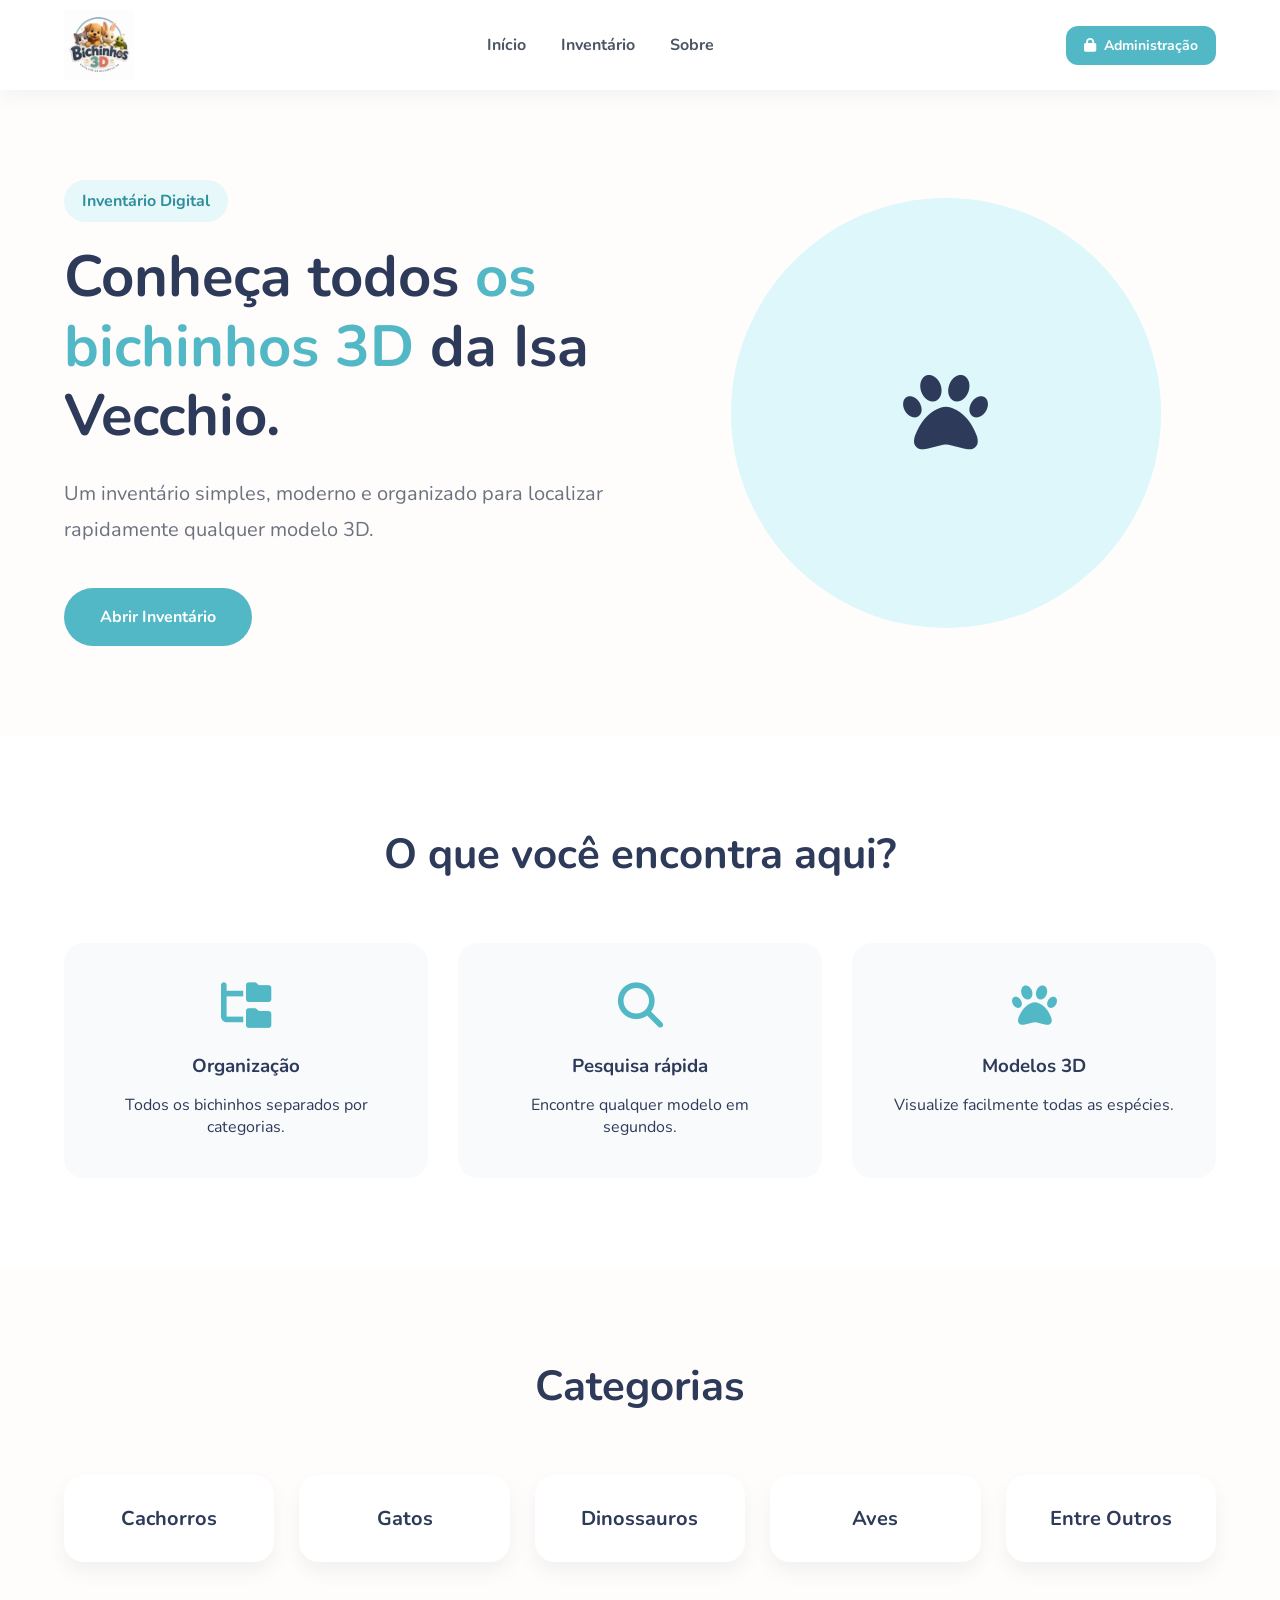
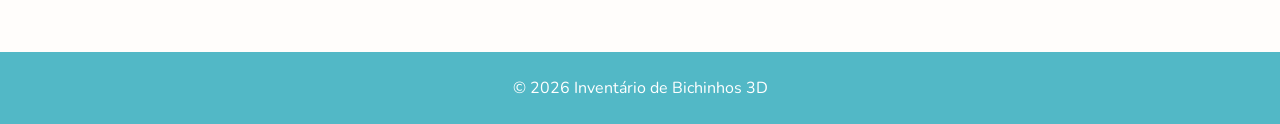
<file: index.html>
<!DOCTYPE html>
<html lang="pt-BR">

<head>

    <meta charset="UTF-8">
    <meta name="viewport" content="width=device-width, initial-scale=1.0">

    <title>Inventário de Bichinhos 3D</title>

    <link rel="stylesheet" href="css/style.css">
    <link rel="stylesheet" href="css/home.css">
    <link rel="stylesheet" href="css/responsive.css">
    <link rel='icon' type="image/icon" href="imagens/logo.png">

    <link rel="preconnect" href="https://fonts.googleapis.com">

    <link href="https://fonts.googleapis.com/css2?family=Nunito:wght@300;400;600;700;800&display=swap" rel="stylesheet">

    <link rel="stylesheet"
    href="https://cdnjs.cloudflare.com/ajax/libs/font-awesome/6.6.0/css/all.min.css">

</head>

<body>

<header>

    <div class="container">

        <img src="imagens/logo.png" class="logo">

        <nav>

            <a href="index.html">Início</a>
            <a href="inventario.html">Inventário</a>
            <a href="#sobre">Sobre</a>

        </nav>

        <a href="admin.html" class="btnLogin">
            <i class="fa-solid fa-lock"></i>
            Administração
        </a>

    </div>

</header>


<section class="hero">

    <div class="container hero-content">

        <div class="hero-text">

            <span class="tag">
                Inventário Digital
            </span>

            <h1>

                Conheça todos
                <span> os bichinhos 3D</span>
                da Isa Vecchio.

            </h1>

            <p>

                Um inventário simples, moderno e organizado para localizar
                rapidamente qualquer modelo 3D.

            </p>

            <a href="inventario.html" class="btn">

                Abrir Inventário

            </a>

        </div>


        <div class="hero-image">

            <div class="blob">

                <i class="fa-solid fa-paw"></i>

            </div>

        </div>

    </div>

</section>



<section class="sobre" id="sobre">

<div class="container">

<h2>O que você encontra aqui?</h2>

<div class="cards">

<div class="card">

<i class="fa-solid fa-folder-tree"></i>

<h3>Organização</h3>

<p>

Todos os bichinhos separados por categorias.

</p>

</div>

<div class="card">

<i class="fa-solid fa-magnifying-glass"></i>

<h3>Pesquisa rápida</h3>

<p>

Encontre qualquer modelo em segundos.

</p>

</div>

<div class="card">

<i class="fa-solid fa-paw"></i>

<h3>Modelos 3D</h3>

<p>

Visualize facilmente todas as espécies.

</p>

</div>

</div>

</div>

</section>


<section class="categorias" id="categorias">

<div class="container">

<h2>Categorias</h2>

<div class="categoria-grid">

<div class="categoria">

<span>Cachorros</span>

</div>

<div class="categoria">

<span>Gatos</span>

</div>

<div class="categoria">

<span>Dinossauros</span>

</div>

<div class="categoria">

<span>Aves</span>

</div>

<div class="categoria">

<span>Entre Outros</span>

</div>

</div>

</div>

</section>


<footer>

<p>

© 2026 Inventário de Bichinhos 3D

</p>

</footer>

</body>

</html>
</file>
<file: css/style.css>
*{
    margin:0;
    padding:0;
    box-sizing:border-box;
}

body{

    font-family:'Nunito',sans-serif;
    background:#FFFDFB;
    color:#2E3A59;

}

.container{

    width:90%;
    max-width:1200px;
    margin:auto;

}

a{

    text-decoration:none;

}

section{

    padding:90px 0;

}
</file>
<file: css/home.css>
header{

    position:sticky;
    top:0;
    background:white;
    z-index:1000;
    box-shadow:0 5px 20px rgba(0,0,0,.05);

}

header .container{

    display:flex;
    justify-content:space-between;
    align-items:center;
    height:90px;

}

.logo{

    height:70px;

}

nav{

    display:flex;
    gap:35px;

}

nav a{

    color:#4b5563;
    font-weight:700;
    transition:.3s;

}

nav a:hover{

    color:#52B8C6;

}

.btnLogin{

    display:inline-flex;
    align-items:center;
    gap:8px;
    background:#52B8C6;
    color:white;
    padding:10px 18px;
    border-radius:12px;
    font-weight:bold;
    font-size:14px;
    transition:.3s;

}

.btnLogin:hover{

    background:#45a3b0;

}

.hero-content{

    display:flex;
    align-items:center;
    justify-content:space-between;
    gap:70px;

}

.hero-text{

    flex:1;

}

.tag{

    display:inline-block;
    background:#E7F8FB;
    color:#2f8f9d;
    padding:10px 18px;
    border-radius:30px;
    font-weight:bold;
    margin-bottom:20px;

}

.hero h1{

    font-size:58px;
    line-height:1.2;
    margin-bottom:25px;

}

.hero h1 span{

    color:#52B8C6;

}

.hero p{

    font-size:20px;
    color:#6B7280;
    line-height:1.8;
    margin-bottom:40px;

}

.btn{

    display:inline-block;
    padding:18px 36px;
    background:#52B8C6;
    color:white;
    border-radius:40px;
    font-weight:bold;
    transition:.3s;

}

.btn:hover{

    transform:translateY(-3px);

}

.hero-image{

    flex:1;
    display:flex;
    justify-content:center;

}

.blob{

    width:430px;
    height:430px;
    border-radius:50%;
    background:#DDF7FA;
    display:flex;
    align-items:center;
    justify-content:center;
    font-size:85px;
}

.sobre{

    background:white;

}

.sobre h2,
.categorias h2{

    text-align:center;
    font-size:42px;
    margin-bottom:60px;

}

.cards{

    display:grid;
    grid-template-columns:repeat(3,1fr);
    gap:30px;

}

.card{

    background:#F8FAFC;
    padding:40px;
    border-radius:20px;
    text-align:center;
    transition:.3s;

}

.card:hover{

    transform:translateY(-8px);

}

.card i{

    font-size:45px;
    color:#52B8C6;
    margin-bottom:25px;

}

.card h3{

    margin-bottom:15px;

}

.categoria-grid{

    display:grid;
    grid-template-columns:repeat(auto-fit,minmax(180px,1fr));
    gap:25px;

}

.categoria{

    background:white;
    border-radius:20px;
    padding:30px;
    text-align:center;
    box-shadow:0 10px 20px rgba(0,0,0,.05);
    transition:.3s;
    cursor:pointer;

}

.categoria:hover{

    transform:translateY(-8px);

}

.categoria span{

    display:block;
    font-size:20px;
    font-weight:bold;

}

footer{

    background:#52B8C6;
    color:white;
    text-align:center;
    padding:25px;

}
</file>
<file: css/responsive.css>
@media (max-width: 900px){

.hero-content{

flex-direction:column;
text-align:center;

}

.cards{

grid-template-columns:1fr;

}

nav{

display:none;

}

.hero h1{

font-size:42px;

}

.blob{

width:300px;
height:300px;
font-size:60px;

}

header .container{

flex-wrap:wrap;
height:auto;
gap:15px;
padding:15px 0;

}

.pesquisa{

width:100%;

}

.layout{

grid-template-columns:1fr;
padding:20px;
gap:20px;

}

.sidebar{

position:static;
display:flex;
flex-wrap:wrap;
gap:10px;

}

.sidebar h3{

width:100%;
margin-bottom:5px;

}

.sidebar button{

width:auto;
margin-bottom:0;

}

.modal-grid{

grid-template-columns:1fr;

}

.modal-content{

padding:25px;

}

.painelAdmin{

margin:20px auto;
padding:25px;

}

.topoAdmin{

flex-direction:column;
align-items:flex-start;
gap:15px;

}

.usuarioBox{

width:100%;
justify-content:space-between;

}

}
</file>
